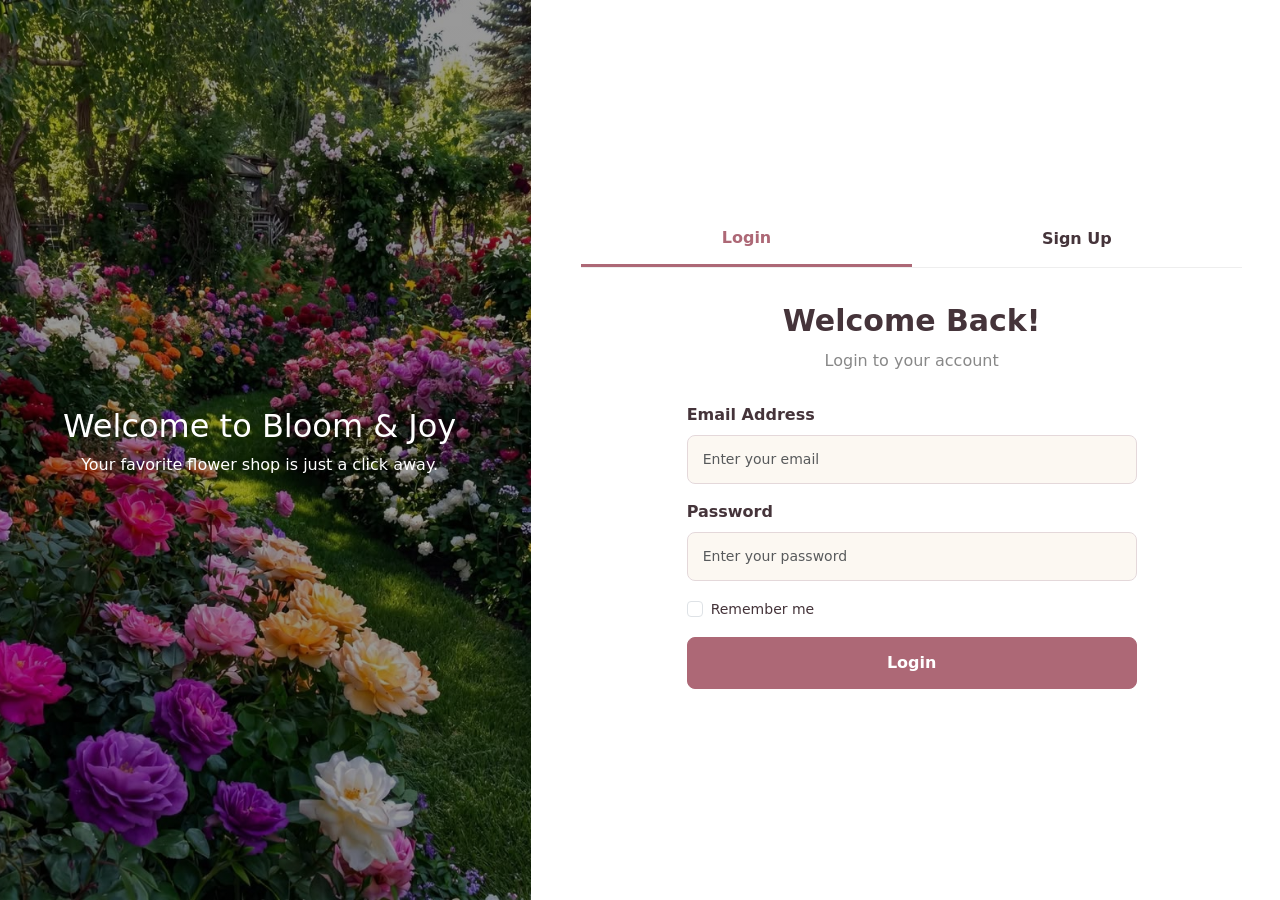
<file: index.html>
<!doctype html>
<html lang="en">
  <head>
    <meta charset="UTF-8" />
    <meta name="viewport" content="width=device-width, initial-scale=1.0" />
    <link rel="stylesheet" href="bootstrap-5.3.8-dist/css/bootstrap.css" />
    <link rel="stylesheet" href="style.css" />
    <title>Login</title>
  </head>
  <body>
    <div class="">
      <div class="row">
        <!-- Left Side: Image -->
        <div class="col-md-5" style="padding: 0;">
          <div class="welcome-section">
            <h2>Welcome to Bloom & Joy</h2>
            <p>Your favorite flower shop is just a click away.</p>
          </div>
        </div>

        <!-- Right Side: Login Form -->
        <div class="col-md-7" style="padding: 0;">
          <div class="login-section">
            <!-- Tabs -->
            <div class="tabs">
              <button id="login-tab" class="active">Login</button>
              <button id="signup-tab">Sign Up</button>
            </div>

            <!-- Login Section -->

            <form id="login-form" class="form-section" action="" method="post">
              <h2>Welcome Back!</h2>
              <p>Login to your account</p>

              <div class="mb-3">
                <label for="login-email" class="form-label">
                  Email Address
                </label>
                <input
                  type="email"
                  id="login-email"
                  name="email"
                  class="form-control"
                  placeholder="Enter your email"
                  required
                />
              </div>

              <div class="mb-3">
                <label for="login-password" class="form-label">
                  Password
                </label>
                <input
                  type="password"
                  id="login-password"
                  name="password"
                  class="form-control"
                  placeholder="Enter your password"
                  required
                />
              </div>

              <div class="form-check mb-3">
                <input
                  type="checkbox"
                  id="remember"
                  name="remember"
                  class="form-check-input"
                />
                <label for="remember" class="form-check-label">
                  Remember me
                </label>
              </div>

              <button type="submit" class="btn btn-primary w-100">Login</button>
            </form>
            

            <!-- Sign Up Section -->
            <form id="signup-form" class="form-section" action="" method="post">
              <h2>Create Account</h2>
              <p>Join Bloom &amp; Joy</p>

              <div class="mb-3">
                <label for="signup-name" class="form-label"> Full Name </label>
                <input
                  type="text"
                  id="signup-name"
                  name="name"
                  class="form-control"
                  placeholder="Enter your full name"
                  required
                />
              </div>

              <div class="mb-3">
                <label for="signup-email" class="form-label">
                  Email Address
                </label>
                <input
                  type="email"
                  id="signup-email"
                  name="email"
                  class="form-control"
                  placeholder="Enter your email"
                  required
                />
              </div>

              <div class="mb-3">
                <label for="signup-password" class="form-label">
                  Password
                </label>
                <input
                  type="password"
                  id="signup-password"
                  name="password"
                  class="form-control"
                  placeholder="Create a password"
                  minlength="8"
                  required
                />
              </div>

              <div class="mb-3">
                <label for="confirm-password" class="form-label">
                  Confirm Password
                </label>
                <input
                  type="password"
                  id="confirm-password"
                  name="confirm_password"
                  class="form-control"
                  placeholder="Confirm your password"
                  minlength="8"
                  required
                />
              </div>

              <button type="submit" class="btn btn-primary w-100">
                Sign Up
              </button>
            </form>
          </div>
        </div>
      </div>
    </div>

    <script src="bootstrap-5.3.8-dist/js/bootstrap.bundle.js"></script>
    <script src="script.js"></script>
  </body>
</html>
</file>
<file: style.css>
* {
    padding: 0;
    margin: 0;
    box-sizing: border-box;
}

:root {
    --pink: #f3dfe1;
    --rose: #ad6876;
    --dark: #45343a;
    --cream: #fcf8f2;
    --green: #7b876b;
    --white: #ffffff;
}

* {
    margin: 0;
    padding: 0;
    box-sizing: border-box;
}

body {
    background-color: var(--cream);
}

.welcome-section {
    background-image: linear-gradient(rgba(0, 0, 0, 0.4), rgba(0, 0, 0, 0.4)),url("imgs/download.jfif");
    background-size: cover;
    background-position: center;
    background-repeat: no-repeat;
    min-height: 100vh;
    display: flex;
    flex-direction: column;
    justify-content: center;
    align-items: center;
}
.welcome-section h2,p{
    text-align: center;
    color: white;
    
}





/* Login Section */
.login-section {
    min-height: 100vh;
    background-color: var(--white);
    padding: 40px 50px;
    display: flex;
    flex-direction: column;
    justify-content: center;
}

/* Tabs: Login & Sign Up */
.tabs {
    display: flex;
    border-bottom: 1px solid #eee;
    margin-bottom: 35px;
}

.tabs button {
    width: 50%;
    padding: 14px;
    border: none;
    background: transparent;
    color: var(--dark);
    font-size: 16px;
    font-weight: 600;
    cursor: pointer;
    transition: 0.3s;
}

.tabs button.active {
    color: var(--rose);
    border-bottom: 3px solid var(--rose);
}

/* Forms */
.form-section {
    display: none;
    width: 100%;
    max-width: 450px;
    margin: 0 auto;
}

#login-form {
    display: block;
}

.form-section h2 {
    color: var(--dark);
    font-size: 30px;
    font-weight: 700;
    margin-bottom: 10px;
    text-align: center;
}

.form-section p {
    color: #888;
    margin-bottom: 30px;
}

/* Labels */
.form-section .form-label {
    color: var(--dark);
    font-weight: 600;
    margin-bottom: 8px;
}

/* Inputs */
.form-section .form-control {
    padding: 13px 15px;
    border: 1px solid #e4d8da;
    border-radius: 8px;
    background-color: var(--cream);
    font-size: 14px;
}

.form-section .form-control:focus {
    border-color: var(--rose);
    box-shadow: 0 0 0 0.2rem rgba(173, 104, 118, 0.15);
    background-color: var(--white);
}

/* Remember Me */
.form-section .form-check-label {
    color: var(--dark);
    font-size: 14px;
}

.form-section .form-check-input:checked {
    background-color: var(--rose);
    border-color: var(--rose);
}

/* Submit Button */
.form-section .btn-primary {
    background-color: var(--rose);
    border-color: var(--rose);
    padding: 13px;
    border-radius: 8px;
    font-weight: 600;
    transition: 0.3s;
}

.form-section .btn-primary:hover {
    background-color: var(--dark);
    border-color: var(--dark);
}

@media (max-width: 768px) {
    .login-section {
        padding: 30px 20px;
    }

    .form-section h2 {
        font-size: 25px;
    }
}
</file>
